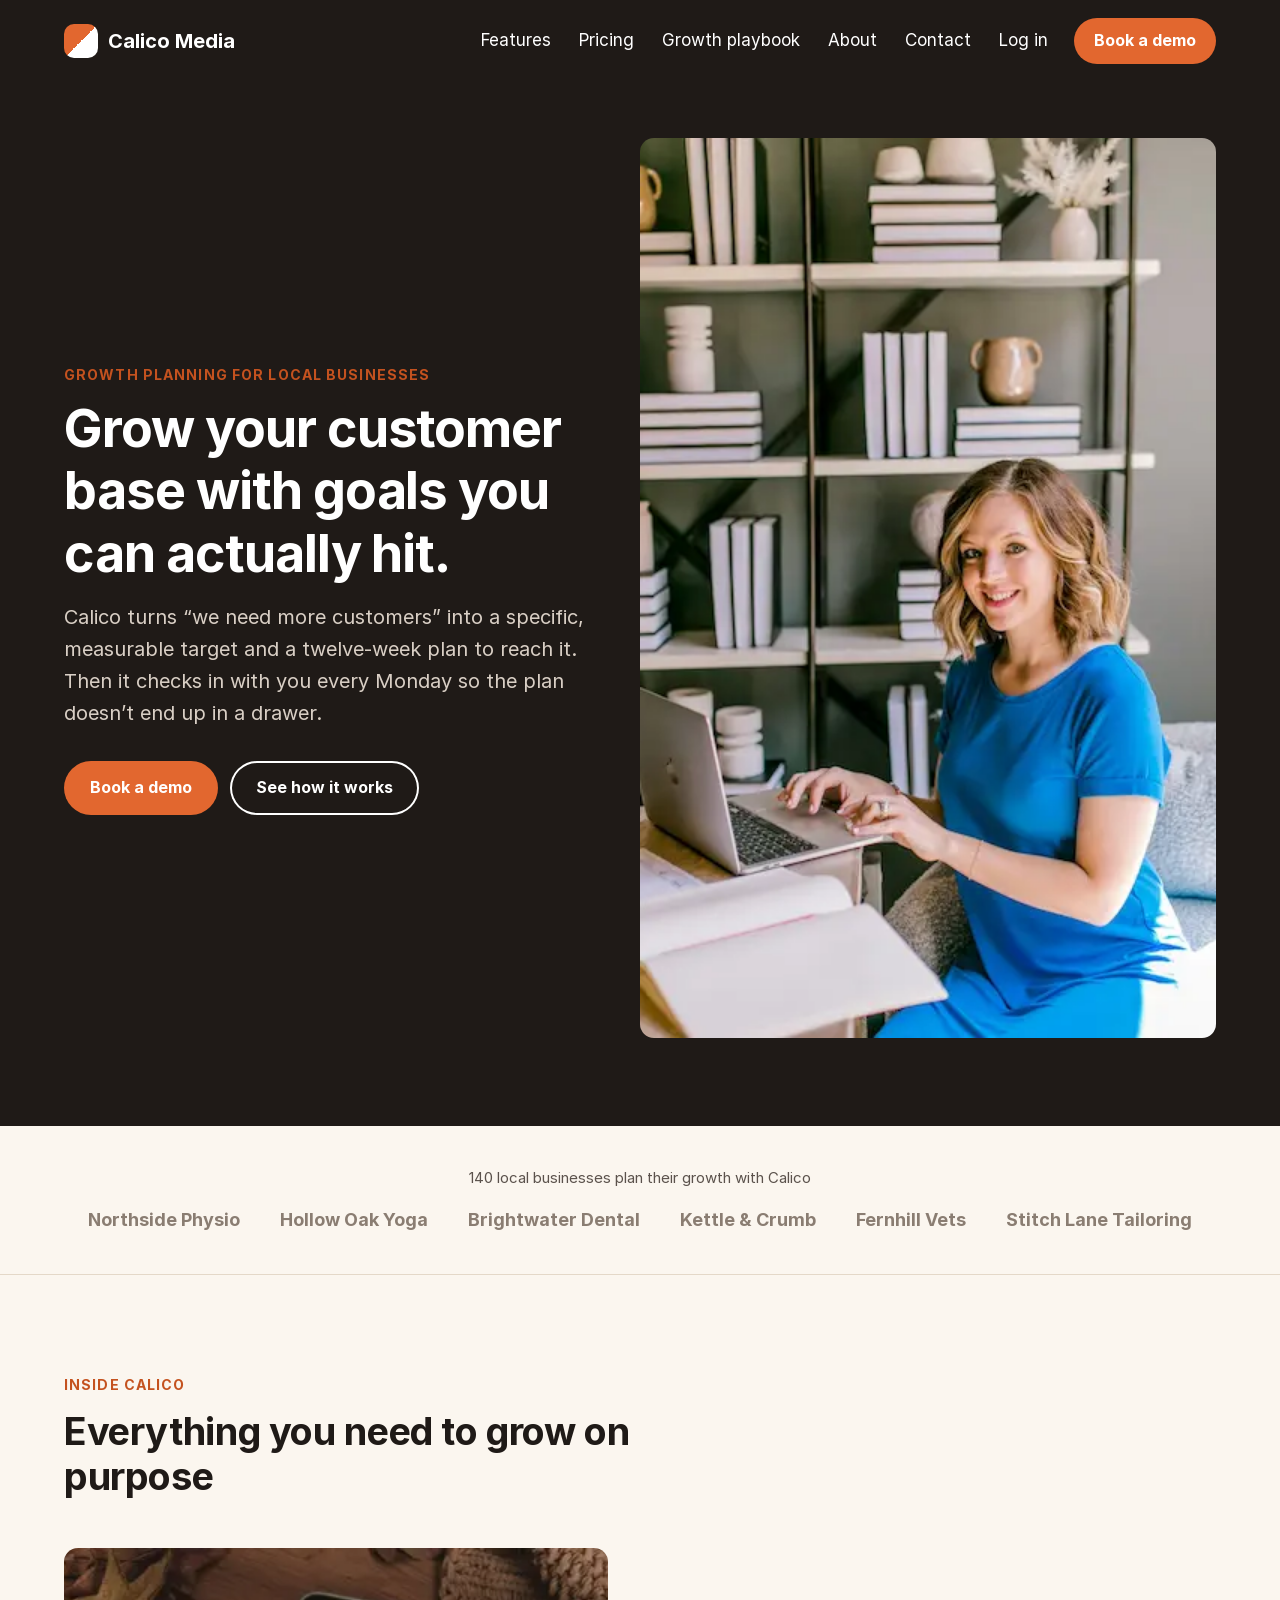
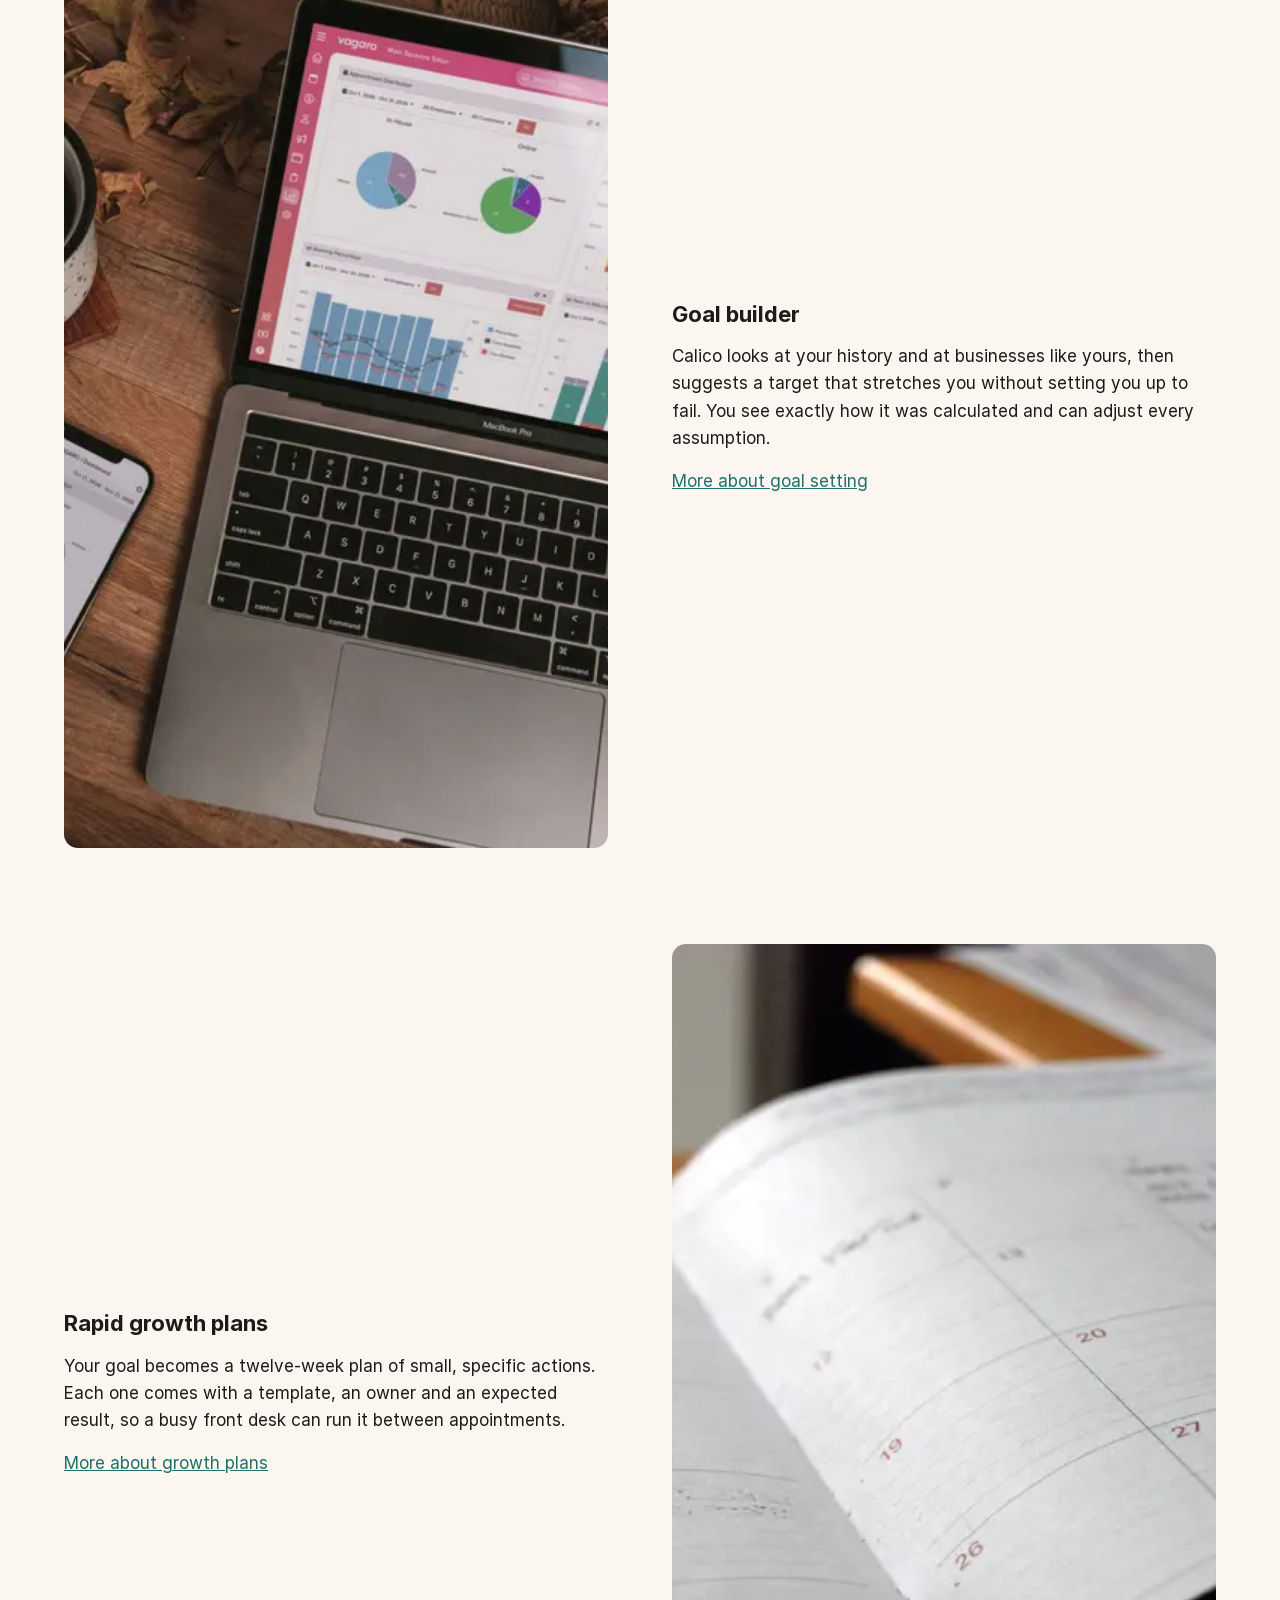
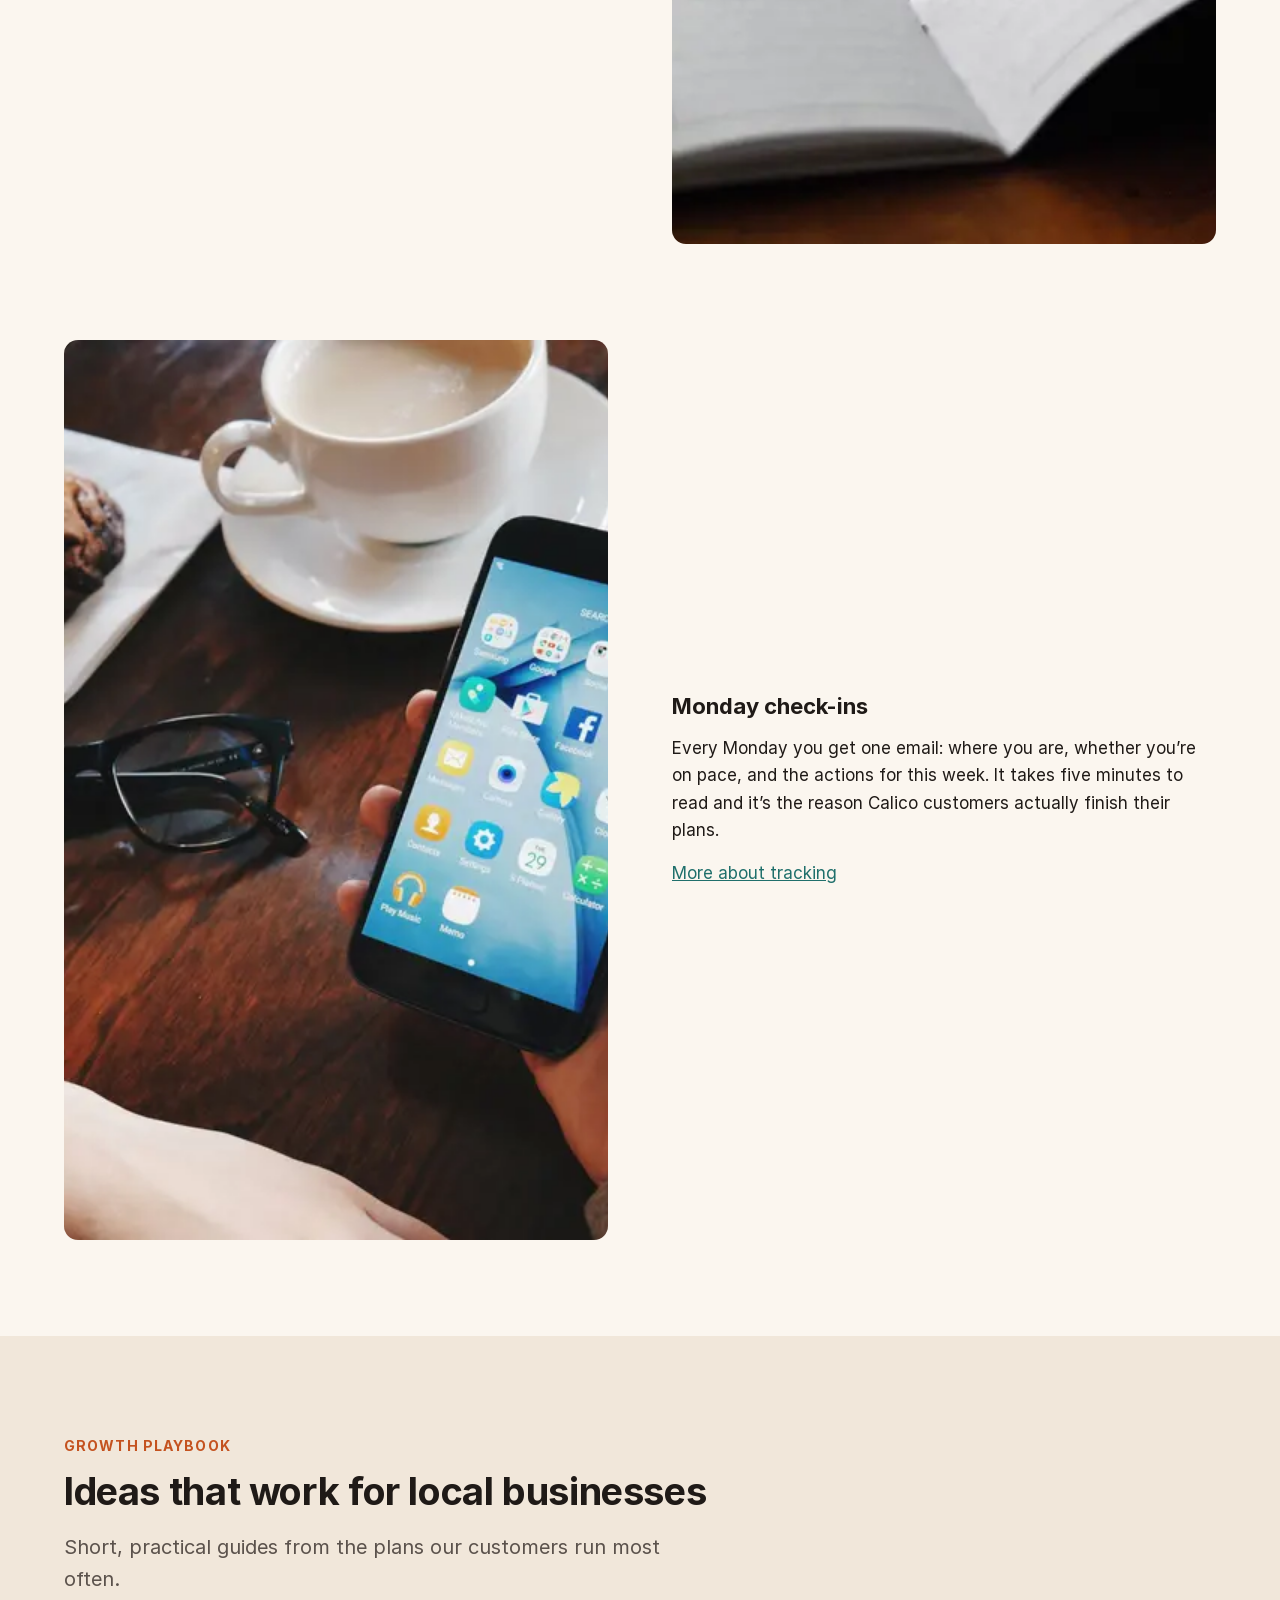
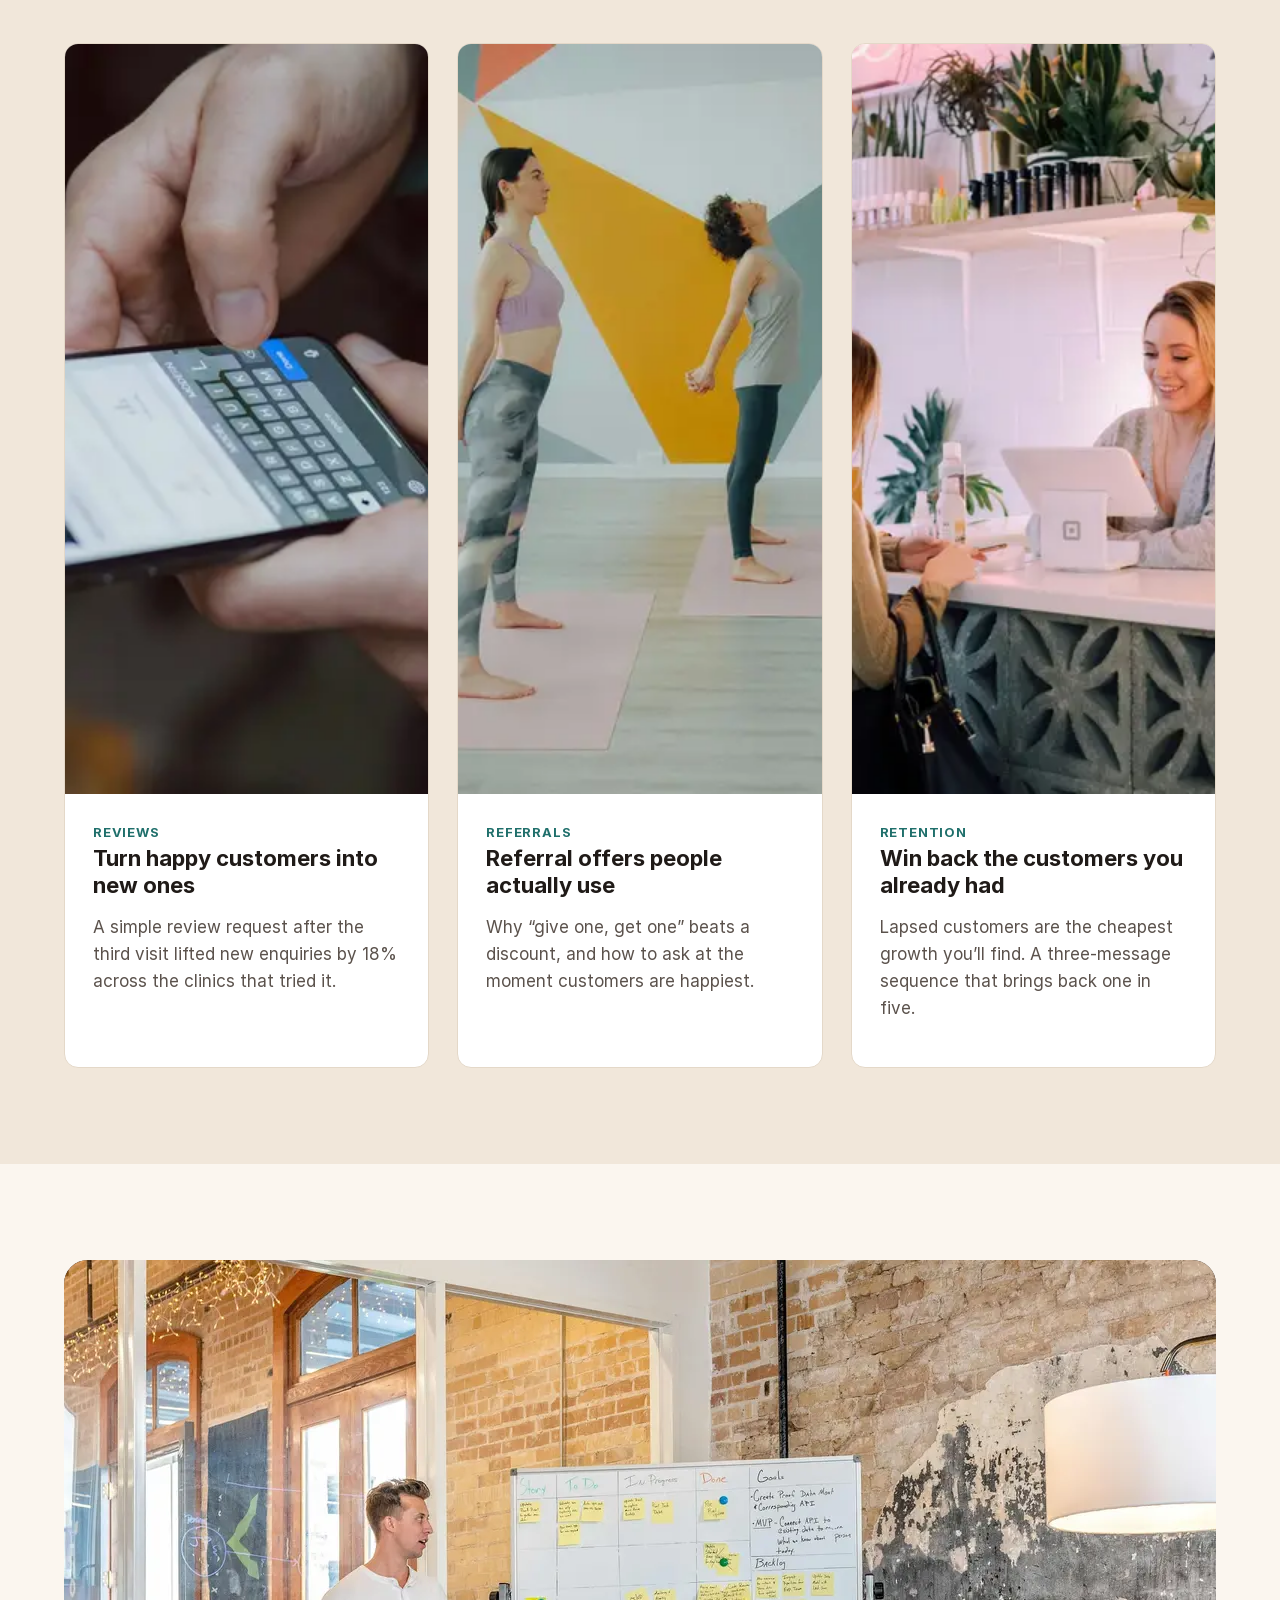
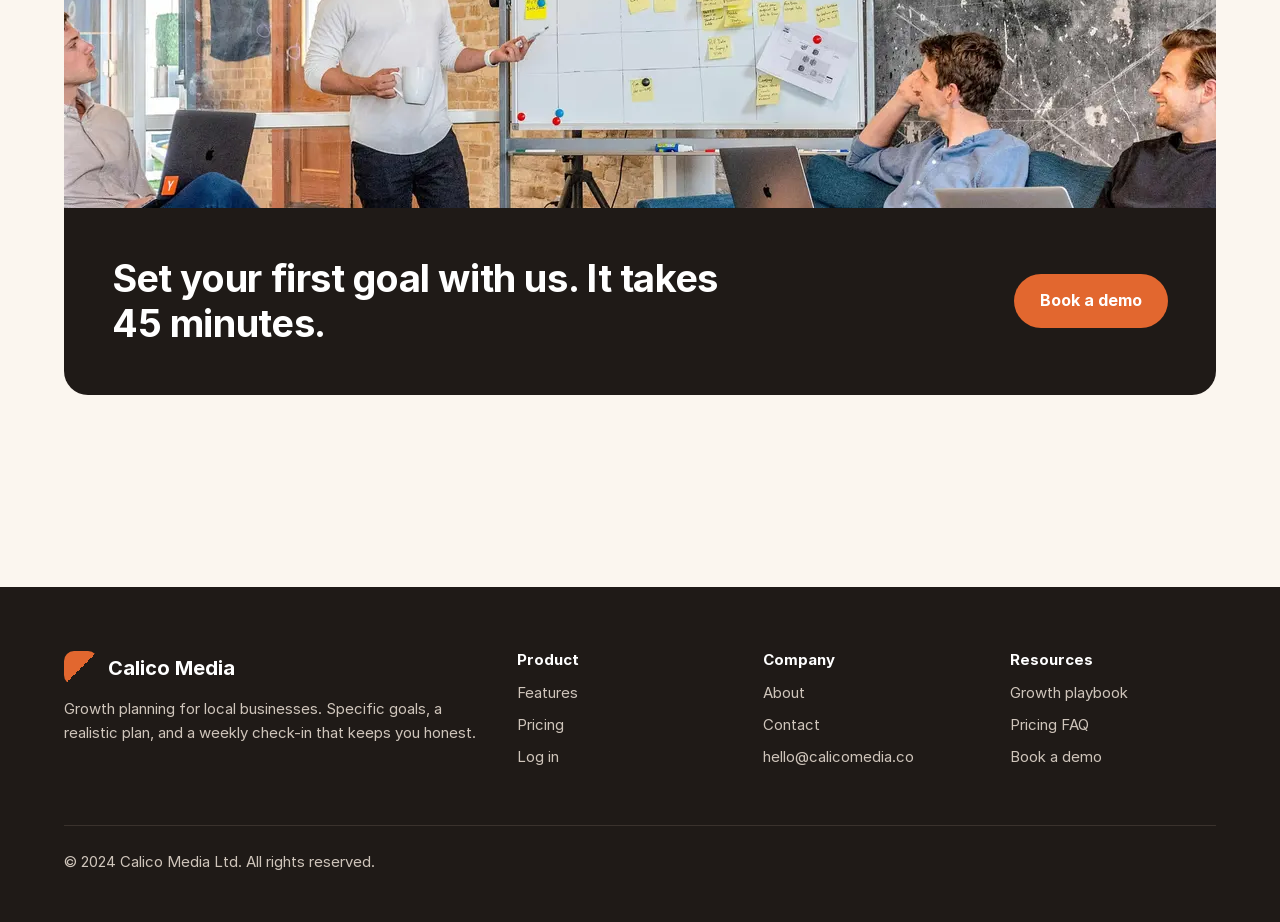
<file: public/index.html>
<!DOCTYPE html>
<html lang="en">
<head>
  <meta charset="utf-8">
  <meta name="viewport" content="width=device-width, initial-scale=1">
  <title>Calico Media | Growth planning for local businesses</title>
  <meta name="description" content="Calico helps local businesses grow their customer base with specific, measurable, realistic goals and a rapid growth plan you can run every week.">
  <link rel="stylesheet" href="css/styles.css">
</head>
<body>
  <header class="site-header site-header--home">
    <div class="container">
      <a class="logo" href="index.html"><span class="logo-mark"></span>Calico Media</a>
      <button
        class="menu-toggle"
        type="button"
        aria-label="Open navigation"
        aria-expanded="false"
        aria-controls="home-navigation"
      >
       ☰
      </button>
      <nav aria-label="Main" id="home-navigation">
        <ul class="nav-links">
          <li><a href="features.html">Features</a></li>
          <li><a href="pricing.html">Pricing</a></li>
          <li><a href="#playbook">Growth playbook</a></li>
          <li><a href="about.html">About</a></li>
          <li><a href="contact.html">Contact</a></li>
          <li><a href="https://app.calicomedia.co/login">Log in</a></li>
          <li><a class="btn" href="contact.html">Book a demo</a></li>
        </ul>
      </nav>
    </div>
  </header>

  <main>
    <section class="hero">
      <div class="container hero-inner">
        <div class="hero-text">
          <span class="eyebrow">Growth planning for local businesses</span>
          <h1>Grow your customer base with goals you can actually hit.</h1>
          <p class="lead">Calico turns &ldquo;we need more customers&rdquo; into a specific, measurable target and a twelve-week plan to reach it. Then it checks in with you every Monday so the plan doesn&rsquo;t end up in a drawer.</p>
          <div class="hero-actions">
            <a class="btn" href="contact.html">Book a demo</a>
            <a class="btn btn--ghost" href="features.html">See how it works</a>
          </div>
        </div>
        <div class="hero-media">
          <img 
          class="hero-image" 
          src="images/hero-weekly-plan-800.webp"
          srcset="images/hero-weekly-plan-480.webp 480w,
          images/hero-weekly-plan-800.webp 800w,
          images/hero-weekly-plan-1200.webp 1200w"
          sizes="(max-width: 768px) 100vw, 50vw"
          width="1200"
          height="900"
          fetchpriority="high" 
          alt="A business owner at her desk with a laptop and an open planner">
        </div>
      </div>
    </section>

    <section class="trust">
      <div class="container">
        <p>140 local businesses plan their growth with Calico</p>
        <ul class="trust-list">
          <li>Northside Physio</li>
          <li>Hollow Oak Yoga</li>
          <li>Brightwater Dental</li>
          <li>Kettle &amp; Crumb</li>
          <li>Fernhill Vets</li>
          <li>Stitch Lane Tailoring</li>
        </ul>
      </div>
    </section>

    <section class="section">
      <div class="container">
        <div class="section-intro">
          <span class="eyebrow">Inside Calico</span>
          <h2>Everything you need to grow on purpose</h2>
        </div>

        <div class="feature-row">
          <div class="feature-media">
            <img
            src="images/feature-goal-builder-800.webp"
            srcset="images/feature-goal-builder-400.webp 400w,
            images/feature-goal-builder-800.webp 800w,
            images/feature-goal-builder-1200.webp 1200w"
            sizes="(max-width: 768px) 100vw, 50vw"
            width="1200"
            height="900"
            loading="lazy"
            alt="Growth charts on a laptop and phone beside a cup of tea"
            />
          </div>
          <div>
            <h3>Goal builder</h3>
            <p>Calico looks at your history and at businesses like yours, then suggests a target that stretches you without setting you up to fail. You see exactly how it was calculated and can adjust every assumption.</p>
            <a href="features.html">More about goal setting</a>
          </div>
        </div>

        <div class="feature-row feature-row--reverse">
          <div class="feature-media">
            <img
            src="images/feature-growth-plan-800.webp"
            srcset="images/feature-growth-plan-400.webp 400w,
            images/feature-growth-plan-800.webp 800w,
            images/feature-growth-plan-1200.webp 1200w"
            sizes="(max-width: 768px) 100vw, 50vw"
            width="1200"
            height="900"
            loading="lazy"
            alt="An open planner showing the weeks ahead"
            />
          </div>
          <div>
            <h3>Rapid growth plans</h3>
            <p>Your goal becomes a twelve-week plan of small, specific actions. Each one comes with a template, an owner and an expected result, so a busy front desk can run it between appointments.</p>
            <a href="features.html">More about growth plans</a>
          </div>
        </div>

        <div class="feature-row">
          <div class="feature-media">
            <img 
            src="images/feature-monday-checkin-800.webp"
            srcset="images/feature-monday-checkin-400.webp 400w,
            images/feature-monday-checkin-800.webp 800w,
            images/feature-monday-checkin-1200.webp 1200w"
            sizes="(max-width: 768px) 100vw, 50vw"
            width="1200"
            height="900"
            loading="lazy"
            alt="Checking a phone over coffee on a Monday morning"
            />
          </div>
          <div>
            <h3>Monday check-ins</h3>
            <p>Every Monday you get one email: where you are, whether you&rsquo;re on pace, and the actions for this week. It takes five minutes to read and it&rsquo;s the reason Calico customers actually finish their plans.</p>
            <a href="features.html">More about tracking</a>
          </div>
        </div>
      </div>
    </section>

    <section class="section section--sand" id="playbook">
      <div class="container">
        <div class="section-intro">
          <span class="eyebrow">Growth playbook</span>
          <h2>Ideas that work for local businesses</h2>
          <p class="lead">Short, practical guides from the plans our customers run most often.</p>
        </div>
        <div class="playbook-grid">
          <article class="card">
            <img 
            src="images/playbook-reviews-800.webp"
            srcset="images/playbook-reviews-400.webp 400w,
            images/playbook-reviews-800.webp 800w,
            images/playbook-reviews-1200.webp 1200w"
            sizes="(max-width: 768px) 100vw, 33vw"
            width="1200"
            height="750"
            loading="lazy"
            alt="A customer typing a review on their phone">
            <div class="card-body">
              <span class="card-tag">Reviews</span>
              <h3>Turn happy customers into new ones</h3>
              <p>A simple review request after the third visit lifted new enquiries by 18% across the clinics that tried it.</p>
            </div>
          </article>
          <article class="card">
            <img 
            src="images/playbook-referrals-800.webp"
            srcset="images/playbook-referrals-400.webp 400w,
            images/playbook-referrals-800.webp 800w,
            images/playbook-referrals-1200.webp 1200w"
            sizes="(max-width: 768px) 100vw, 33vw"
            width="1200"
            height="750"
            loading="lazy"
            alt="A group class stretching together in a yoga studio">
            <div class="card-body">
              <span class="card-tag">Referrals</span>
              <h3>Referral offers people actually use</h3>
              <p>Why &ldquo;give one, get one&rdquo; beats a discount, and how to ask at the moment customers are happiest.</p>
            </div>
          </article>
          <article class="card">
            <img 
            src="images/playbook-rebooking-800.webp"
            srcset="images/playbook-rebooking-400.webp 400w,
            images/playbook-rebooking-800.webp 800w,
            images/playbook-rebooking-1200.webp 1200w"
            sizes="(max-width: 768px) 100vw, 33vw"
            width="1200"
            height="750"
            loading="lazy"
            alt="A customer at the front desk booking her next visit">
            <div class="card-body">
              <span class="card-tag">Retention</span>
              <h3>Win back the customers you already had</h3>
              <p>Lapsed customers are the cheapest growth you&rsquo;ll find. A three-message sequence that brings back one in five.</p>
            </div>
          </article>
        </div>
      </div>
    </section>

    <section class="section">
      <div class="container">
        <div class="cta-band">
          <img
            src="images/team-workshop-960.webp"
            srcset="images/team-workshop-480.webp 480w,
            images/team-workshop-960.webp 960w,
            images/team-workshop-1440.webp 1440w"
            sizes="(max-width: 768px) 100vw, 80vw"
            width="1440"
            height="548"
            loading="lazy"
            alt="The Calico Media team planning around a whiteboard">
          <div class="cta-body">
            <h2>Set your first goal with us. It takes 45 minutes.</h2>
            <a class="btn" href="contact.html">Book a demo</a>
          </div>
        </div>
      </div>
    </section>
  </main>

  <footer class="site-footer">
    <div class="container">
      <div class="footer-grid">
        <div>
          <a class="logo" href="index.html"><span class="logo-mark"></span>Calico Media</a>
          <p>Growth planning for local businesses. Specific goals, a realistic plan, and a weekly check-in that keeps you honest.</p>
        </div>
        <div>
          <h4>Product</h4>
          <ul>
            <li><a href="features.html">Features</a></li>
            <li><a href="pricing.html">Pricing</a></li>
            <li><a href="https://app.calicomedia.co/login">Log in</a></li>
          </ul>
        </div>
        <div>
          <h4>Company</h4>
          <ul>
            <li><a href="about.html">About</a></li>
            <li><a href="contact.html">Contact</a></li>
            <li><a href="mailto:hello@calicomedia.co">hello@calicomedia.co</a></li>
          </ul>
        </div>
        <div>
          <h4>Resources</h4>
          <ul>
            <li><a href="index.html#playbook">Growth playbook</a></li>
            <li><a href="pricing.html#faq">Pricing FAQ</a></li>
            <li><a href="contact.html">Book a demo</a></li>
          </ul>
        </div>
      </div>
      <div class="footer-bottom">
        <p>&copy; 2024 Calico Media Ltd. All rights reserved.</p>
      </div>
    </div>
  </footer>
  <script>
    const menuButton = document.querySelector(".menu-toggle");
    const navigation = document.querySelector("#home-navigation");

    menuButton.addEventListener("click", () => {
      const isOpen = navigation.classList.toggle("is-open");

    menuButton.setAttribute("aria-expanded", String(isOpen));
    menuButton.setAttribute(
      "aria-label",
      isOpen ? "Close navigation" : "Open navigation"
    );

    menuButton.textContent = isOpen ? "✕" : "☰";
  });
  </script>
</body>
</html>
</file>
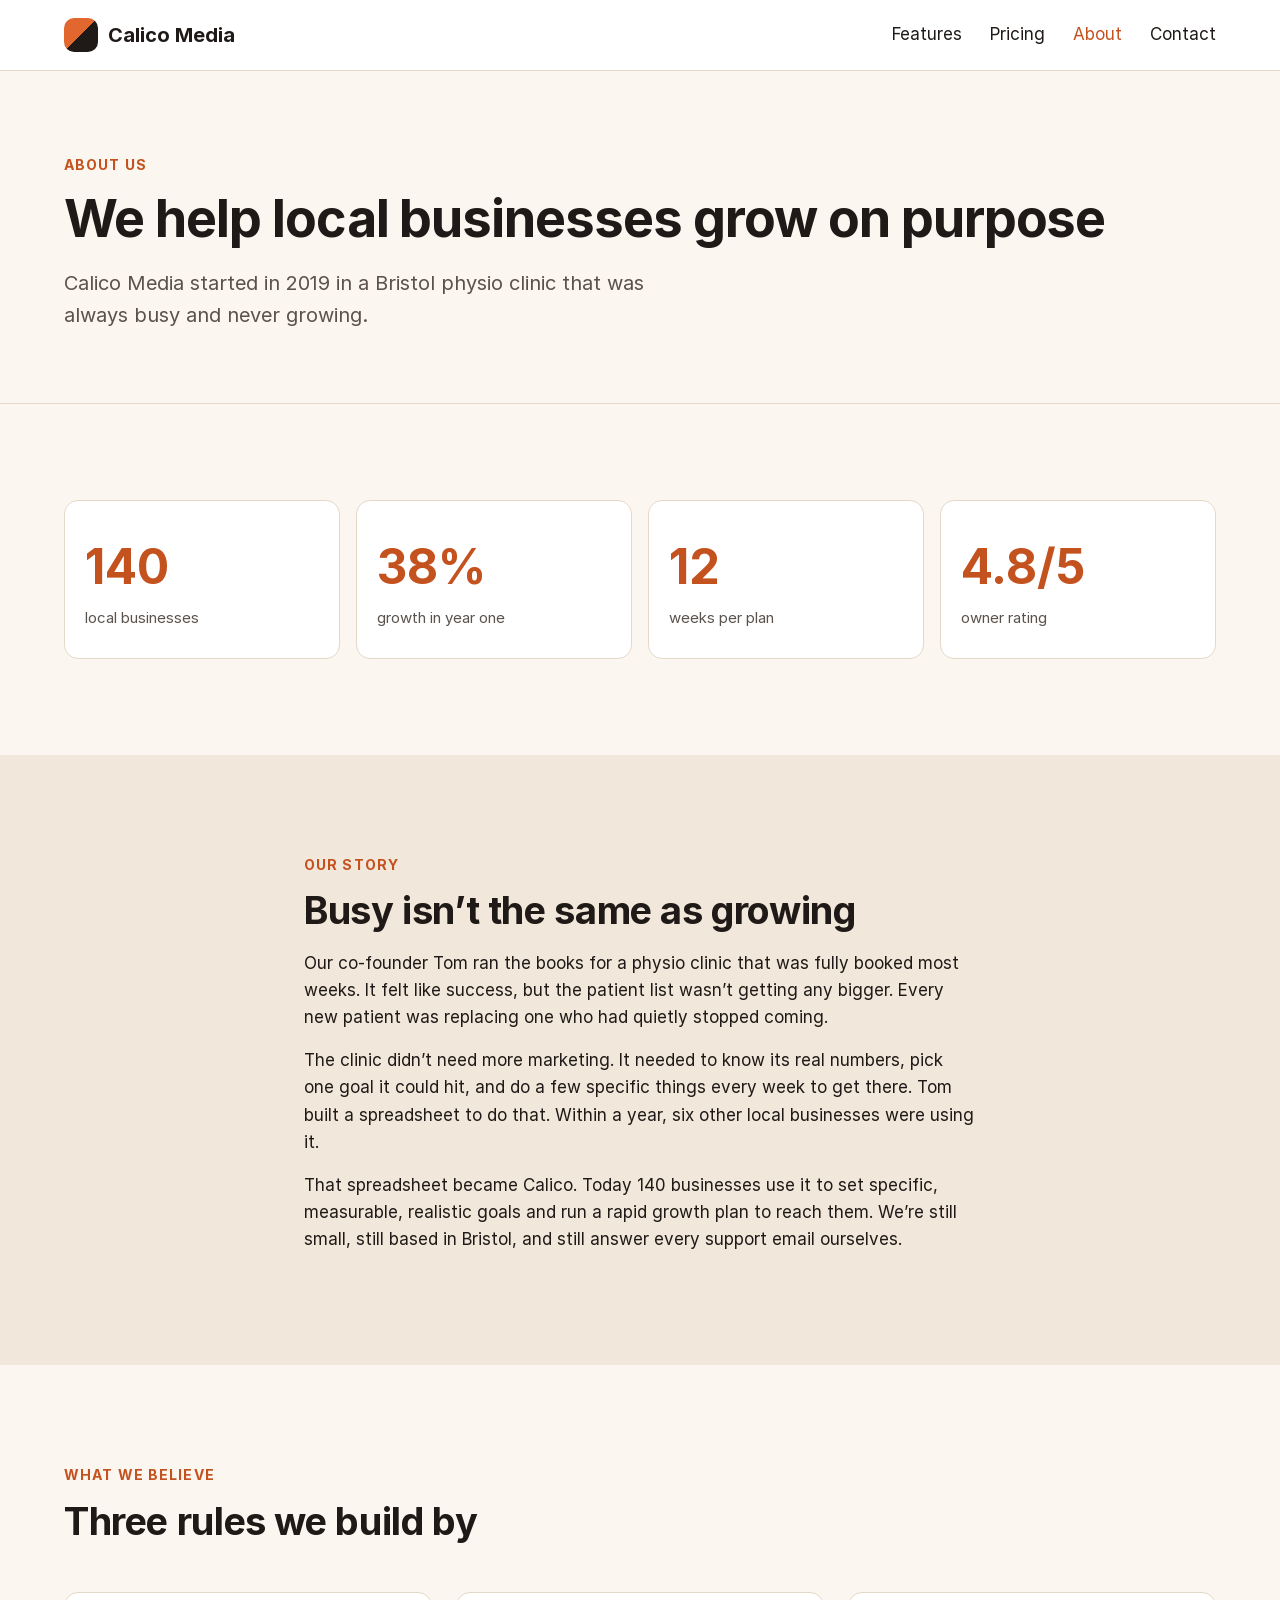
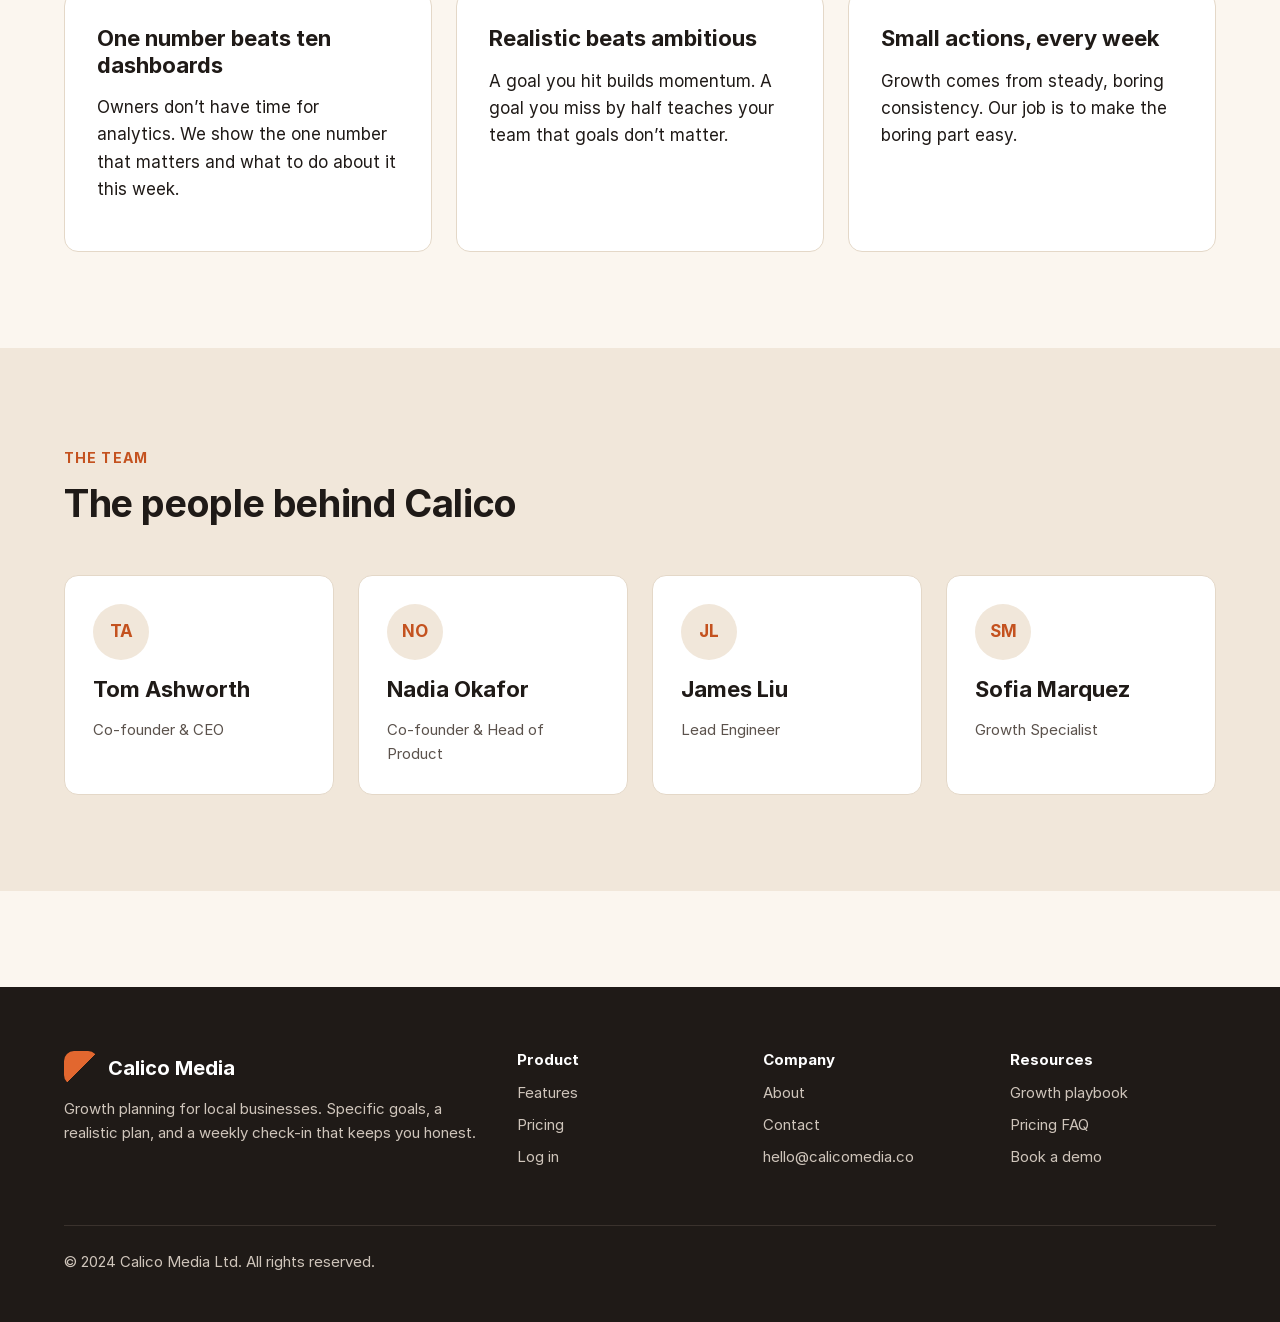
<file: public/about.html>
<!DOCTYPE html>
<html lang="en">
<head>
  <meta charset="utf-8">
  <meta name="viewport" content="width=device-width, initial-scale=1">
  <title>About | Calico Media</title>
  <meta name="description" content="Calico Media builds growth planning software for local businesses. Here is who we are and why we started.">
  <link rel="stylesheet" href="css/styles.css">
</head>
<body>
  <header class="site-header">
    <div class="container">
      <a class="logo" href="index.html"><span class="logo-mark"></span>Calico Media</a>
      <nav aria-label="Main">
        <ul class="nav-links">
          <li><a href="features.html">Features</a></li>
          <li><a href="pricing.html">Pricing</a></li>
          <li><a href="about.html" aria-current="page">About</a></li>
          <li><a href="contact.html">Contact</a></li>
        </ul>
      </nav>
    </div>
  </header>

  <main>
    <section class="page-header">
      <div class="container">
        <span class="eyebrow">About us</span>
        <h1>We help local businesses grow on purpose</h1>
        <p class="lead">Calico Media started in 2019 in a Bristol physio clinic that was always busy and never growing.</p>
      </div>
    </section>

    <section class="section">
      <div class="container">
        <div class="stats">
          <div class="stat">
            <span class="stat-number">140</span>
            <span class="stat-label">local businesses</span>
          </div>
          <div class="stat">
            <span class="stat-number">38%</span>
            <span class="stat-label">growth in year one</span>
          </div>
          <div class="stat">
            <span class="stat-number">12</span>
            <span class="stat-label">weeks per plan</span>
          </div>
          <div class="stat">
            <span class="stat-number">4.8/5</span>
            <span class="stat-label">owner rating</span>
          </div>
        </div>
      </div>
    </section>

    <section class="section section--sand">
      <div class="container prose">
        <span class="eyebrow">Our story</span>
        <h2>Busy isn&rsquo;t the same as growing</h2>
        <p>Our co-founder Tom ran the books for a physio clinic that was fully booked most weeks. It felt like success, but the patient list wasn&rsquo;t getting any bigger. Every new patient was replacing one who had quietly stopped coming.</p>
        <p>The clinic didn&rsquo;t need more marketing. It needed to know its real numbers, pick one goal it could hit, and do a few specific things every week to get there. Tom built a spreadsheet to do that. Within a year, six other local businesses were using it.</p>
        <p>That spreadsheet became Calico. Today 140 businesses use it to set specific, measurable, realistic goals and run a rapid growth plan to reach them. We&rsquo;re still small, still based in Bristol, and still answer every support email ourselves.</p>
      </div>
    </section>

    <section class="section">
      <div class="container">
        <div class="section-intro">
          <span class="eyebrow">What we believe</span>
          <h2>Three rules we build by</h2>
        </div>
        <div class="steps">
          <div class="step">
            <h3>One number beats ten dashboards</h3>
            <p>Owners don&rsquo;t have time for analytics. We show the one number that matters and what to do about it this week.</p>
          </div>
          <div class="step">
            <h3>Realistic beats ambitious</h3>
            <p>A goal you hit builds momentum. A goal you miss by half teaches your team that goals don&rsquo;t matter.</p>
          </div>
          <div class="step">
            <h3>Small actions, every week</h3>
            <p>Growth comes from steady, boring consistency. Our job is to make the boring part easy.</p>
          </div>
        </div>
      </div>
    </section>

    <section class="section section--sand">
      <div class="container">
        <div class="section-intro">
          <span class="eyebrow">The team</span>
          <h2>The people behind Calico</h2>
        </div>
        <div class="team-grid">
          <div class="person">
            <div class="avatar">TA</div>
            <h3>Tom Ashworth</h3>
            <p>Co-founder &amp; CEO</p>
          </div>
          <div class="person">
            <div class="avatar">NO</div>
            <h3>Nadia Okafor</h3>
            <p>Co-founder &amp; Head of Product</p>
          </div>
          <div class="person">
            <div class="avatar">JL</div>
            <h3>James Liu</h3>
            <p>Lead Engineer</p>
          </div>
          <div class="person">
            <div class="avatar">SM</div>
            <h3>Sofia Marquez</h3>
            <p>Growth Specialist</p>
          </div>
        </div>
      </div>
    </section>
  </main>

  <footer class="site-footer">
    <div class="container">
      <div class="footer-grid">
        <div>
          <a class="logo" href="index.html"><span class="logo-mark"></span>Calico Media</a>
          <p>Growth planning for local businesses. Specific goals, a realistic plan, and a weekly check-in that keeps you honest.</p>
        </div>
        <div>
          <h4>Product</h4>
          <ul>
            <li><a href="features.html">Features</a></li>
            <li><a href="pricing.html">Pricing</a></li>
            <li><a href="https://app.calicomedia.co/login">Log in</a></li>
          </ul>
        </div>
        <div>
          <h4>Company</h4>
          <ul>
            <li><a href="about.html">About</a></li>
            <li><a href="contact.html">Contact</a></li>
            <li><a href="mailto:hello@calicomedia.co">hello@calicomedia.co</a></li>
          </ul>
        </div>
        <div>
          <h4>Resources</h4>
          <ul>
            <li><a href="index.html#playbook">Growth playbook</a></li>
            <li><a href="pricing.html#faq">Pricing FAQ</a></li>
            <li><a href="contact.html">Book a demo</a></li>
          </ul>
        </div>
      </div>
      <div class="footer-bottom">
        <p>&copy; 2024 Calico Media Ltd. All rights reserved.</p>
      </div>
    </div>
  </footer>
</body>
</html>
</file>
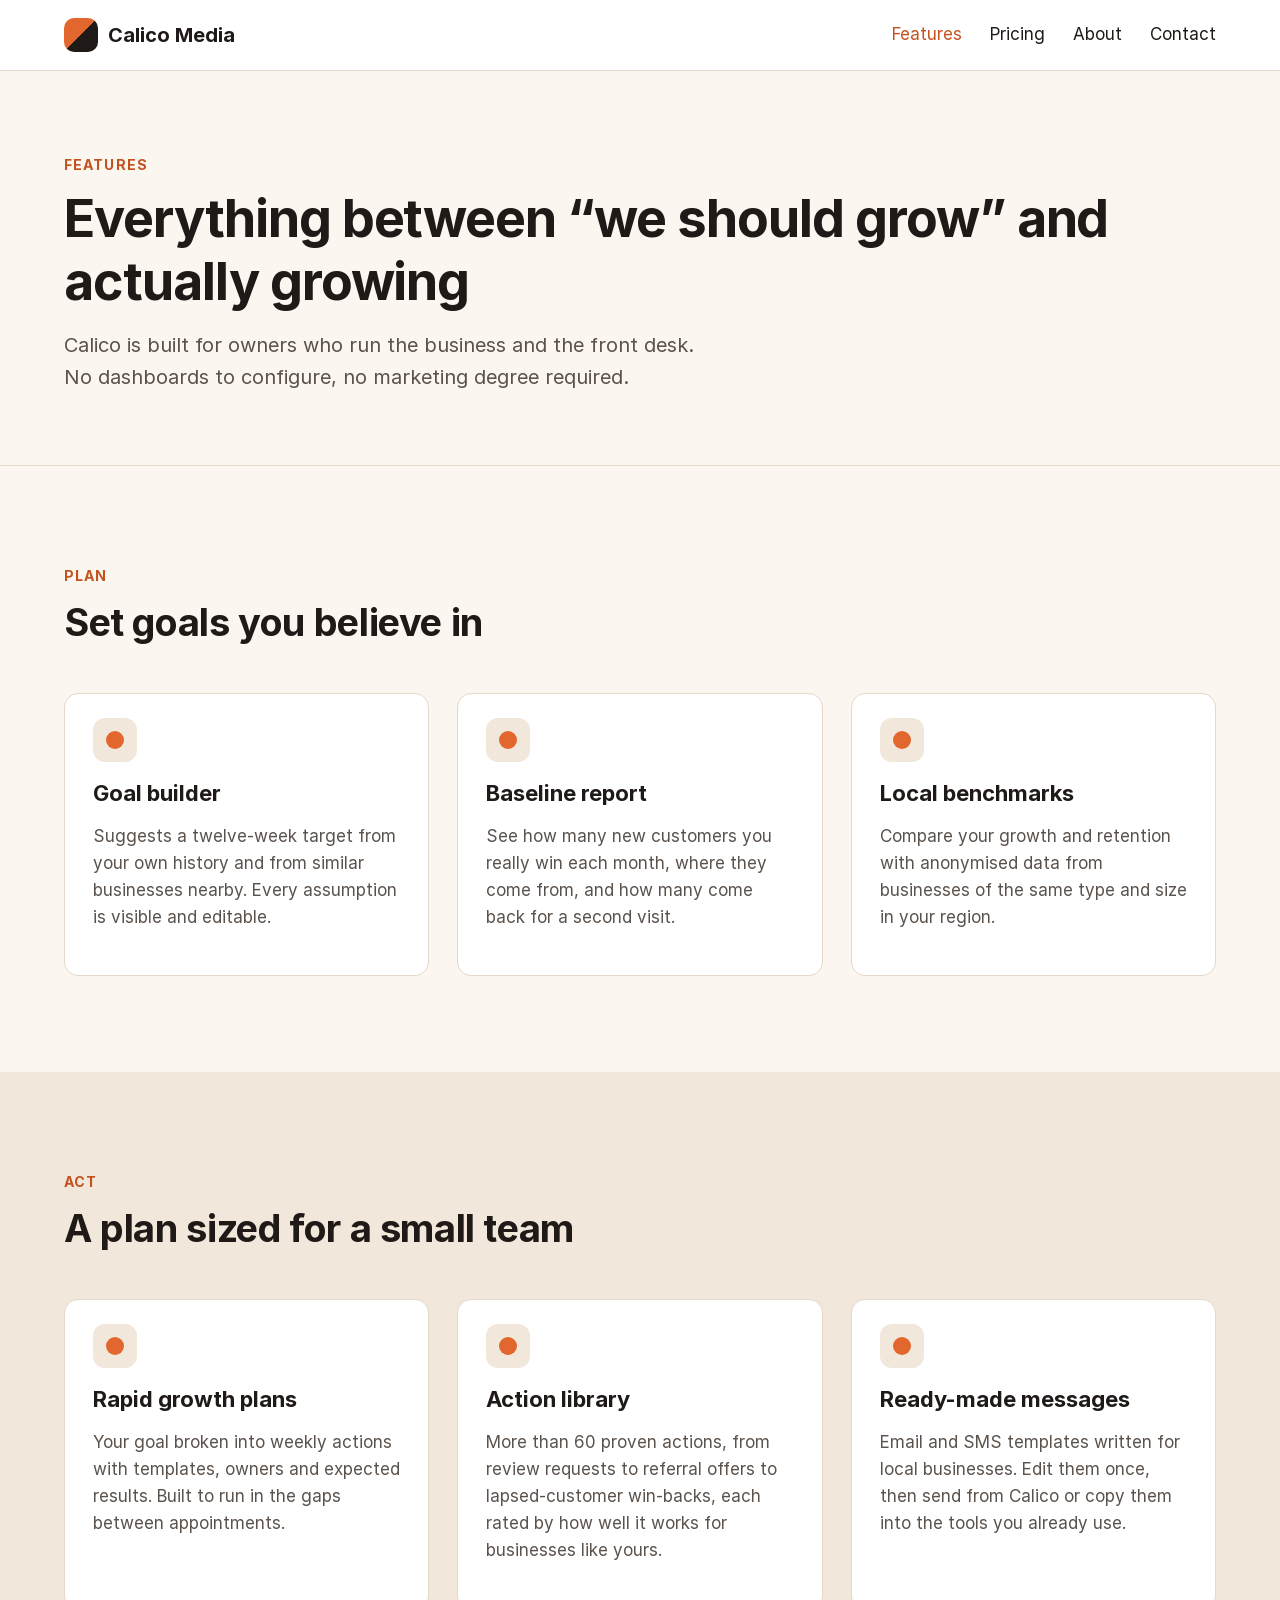
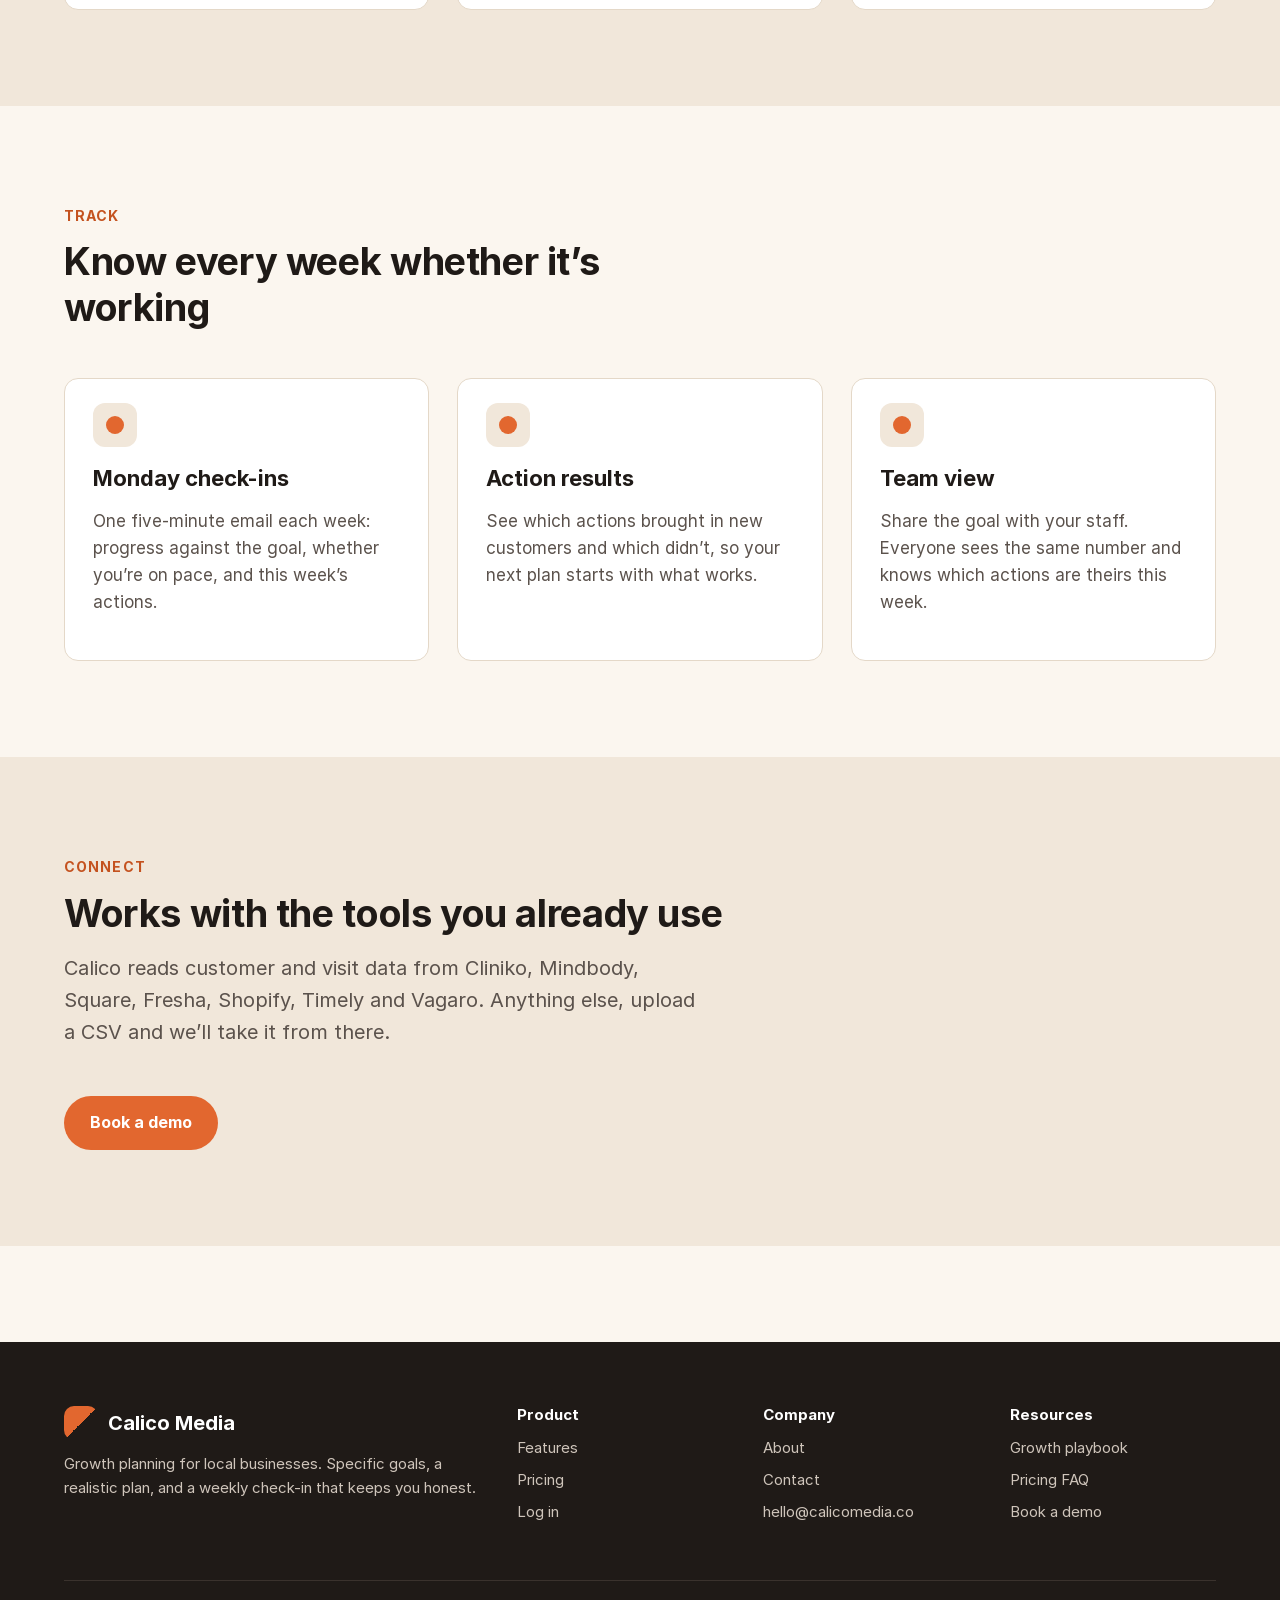
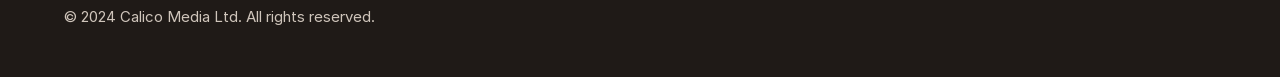
<file: public/features.html>
<!DOCTYPE html>
<html lang="en">
<head>
  <meta charset="utf-8">
  <meta name="viewport" content="width=device-width, initial-scale=1">
  <title>Features | Calico Media</title>
  <meta name="description" content="Goal builder, rapid growth plans, Monday check-ins and more. See everything Calico does to help local businesses grow.">
  <link rel="stylesheet" href="css/styles.css">
</head>
<body>
  <header class="site-header">
    <div class="container">
      <a class="logo" href="index.html"><span class="logo-mark"></span>Calico Media</a>
      <nav aria-label="Main">
        <ul class="nav-links">
          <li><a href="features.html" aria-current="page">Features</a></li>
          <li><a href="pricing.html">Pricing</a></li>
          <li><a href="about.html">About</a></li>
          <li><a href="contact.html">Contact</a></li>
        </ul>
      </nav>
    </div>
  </header>

  <main>
    <section class="page-header">
      <div class="container">
        <span class="eyebrow">Features</span>
        <h1>Everything between &ldquo;we should grow&rdquo; and actually growing</h1>
        <p class="lead">Calico is built for owners who run the business and the front desk. No dashboards to configure, no marketing degree required.</p>
      </div>
    </section>

    <section class="section">
      <div class="container">
        <div class="section-intro">
          <span class="eyebrow">Plan</span>
          <h2>Set goals you believe in</h2>
        </div>
        <div class="card-grid">
          <div class="card">
            <div class="card-body">
              <div class="icon-dot"></div>
              <h3>Goal builder</h3>
              <p>Suggests a twelve-week target from your own history and from similar businesses nearby. Every assumption is visible and editable.</p>
            </div>
          </div>
          <div class="card">
            <div class="card-body">
              <div class="icon-dot"></div>
              <h3>Baseline report</h3>
              <p>See how many new customers you really win each month, where they come from, and how many come back for a second visit.</p>
            </div>
          </div>
          <div class="card">
            <div class="card-body">
              <div class="icon-dot"></div>
              <h3>Local benchmarks</h3>
              <p>Compare your growth and retention with anonymised data from businesses of the same type and size in your region.</p>
            </div>
          </div>
        </div>
      </div>
    </section>

    <section class="section section--sand">
      <div class="container">
        <div class="section-intro">
          <span class="eyebrow">Act</span>
          <h2>A plan sized for a small team</h2>
        </div>
        <div class="card-grid">
          <div class="card">
            <div class="card-body">
              <div class="icon-dot"></div>
              <h3>Rapid growth plans</h3>
              <p>Your goal broken into weekly actions with templates, owners and expected results. Built to run in the gaps between appointments.</p>
            </div>
          </div>
          <div class="card">
            <div class="card-body">
              <div class="icon-dot"></div>
              <h3>Action library</h3>
              <p>More than 60 proven actions, from review requests to referral offers to lapsed-customer win-backs, each rated by how well it works for businesses like yours.</p>
            </div>
          </div>
          <div class="card">
            <div class="card-body">
              <div class="icon-dot"></div>
              <h3>Ready-made messages</h3>
              <p>Email and SMS templates written for local businesses. Edit them once, then send from Calico or copy them into the tools you already use.</p>
            </div>
          </div>
        </div>
      </div>
    </section>

    <section class="section">
      <div class="container">
        <div class="section-intro">
          <span class="eyebrow">Track</span>
          <h2>Know every week whether it&rsquo;s working</h2>
        </div>
        <div class="card-grid">
          <div class="card">
            <div class="card-body">
              <div class="icon-dot"></div>
              <h3>Monday check-ins</h3>
              <p>One five-minute email each week: progress against the goal, whether you&rsquo;re on pace, and this week&rsquo;s actions.</p>
            </div>
          </div>
          <div class="card">
            <div class="card-body">
              <div class="icon-dot"></div>
              <h3>Action results</h3>
              <p>See which actions brought in new customers and which didn&rsquo;t, so your next plan starts with what works.</p>
            </div>
          </div>
          <div class="card">
            <div class="card-body">
              <div class="icon-dot"></div>
              <h3>Team view</h3>
              <p>Share the goal with your staff. Everyone sees the same number and knows which actions are theirs this week.</p>
            </div>
          </div>
        </div>
      </div>
    </section>

    <section class="section section--sand">
      <div class="container">
        <div class="section-intro">
          <span class="eyebrow">Connect</span>
          <h2>Works with the tools you already use</h2>
          <p class="lead">Calico reads customer and visit data from Cliniko, Mindbody, Square, Fresha, Shopify, Timely and Vagaro. Anything else, upload a CSV and we&rsquo;ll take it from there.</p>
        </div>
        <a class="btn" href="contact.html">Book a demo</a>
      </div>
    </section>
  </main>

  <footer class="site-footer">
    <div class="container">
      <div class="footer-grid">
        <div>
          <a class="logo" href="index.html"><span class="logo-mark"></span>Calico Media</a>
          <p>Growth planning for local businesses. Specific goals, a realistic plan, and a weekly check-in that keeps you honest.</p>
        </div>
        <div>
          <h4>Product</h4>
          <ul>
            <li><a href="features.html">Features</a></li>
            <li><a href="pricing.html">Pricing</a></li>
            <li><a href="https://app.calicomedia.co/login">Log in</a></li>
          </ul>
        </div>
        <div>
          <h4>Company</h4>
          <ul>
            <li><a href="about.html">About</a></li>
            <li><a href="contact.html">Contact</a></li>
            <li><a href="mailto:hello@calicomedia.co">hello@calicomedia.co</a></li>
          </ul>
        </div>
        <div>
          <h4>Resources</h4>
          <ul>
            <li><a href="index.html#playbook">Growth playbook</a></li>
            <li><a href="pricing.html#faq">Pricing FAQ</a></li>
            <li><a href="contact.html">Book a demo</a></li>
          </ul>
        </div>
      </div>
      <div class="footer-bottom">
        <p>&copy; 2024 Calico Media Ltd. All rights reserved.</p>
      </div>
    </div>
  </footer>
</body>
</html>
</file>
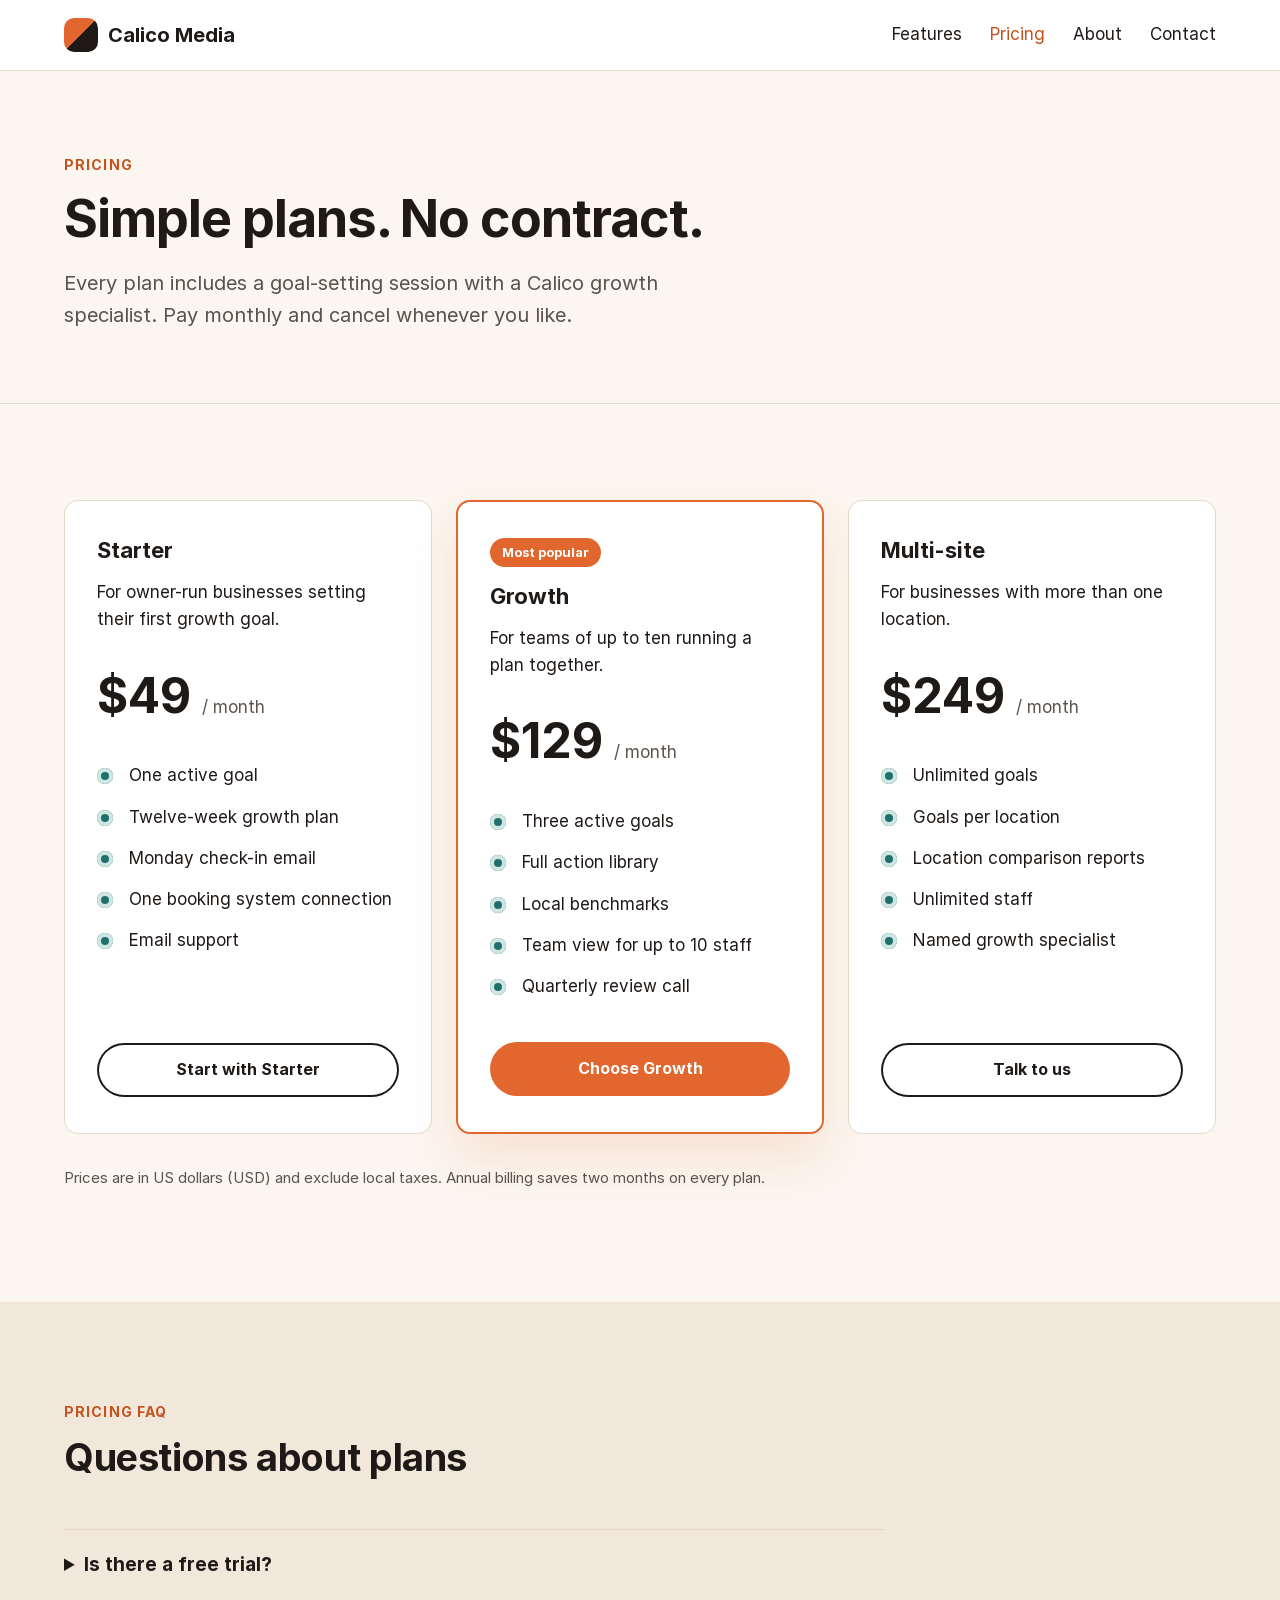
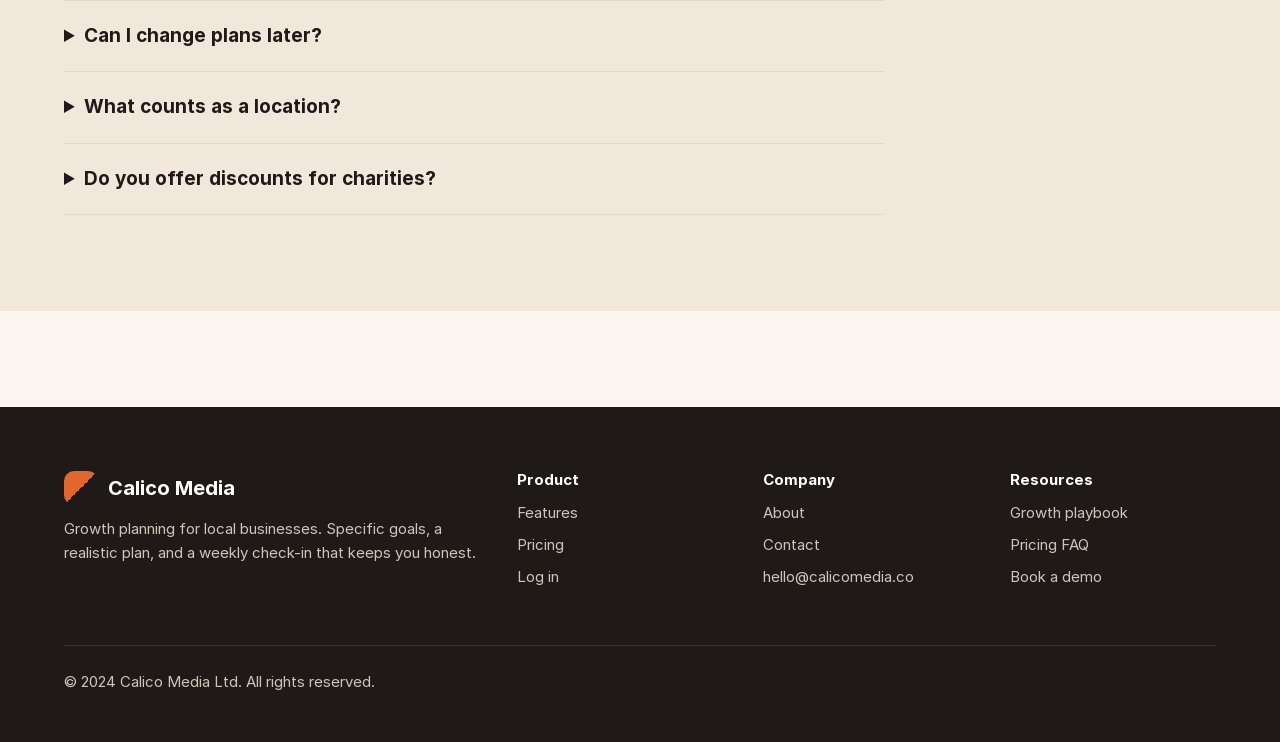
<file: public/pricing.html>
<!DOCTYPE html>
<html lang="en">
<head>
  <meta charset="utf-8">
  <meta name="viewport" content="width=device-width, initial-scale=1">
  <title>Pricing | Calico Media</title>
  <meta name="description" content="Simple monthly plans for local businesses. No contract, cancel any time.">
 <link rel="stylesheet" href="css/styles.css">
</head>
<body>
  <header class="site-header">
    <div class="container">
      <a class="logo" href="index.html"><span class="logo-mark"></span>Calico Media</a>
      <nav aria-label="Main">
        <ul class="nav-links">
          <li><a href="features.html">Features</a></li>
          <li><a href="pricing.html" aria-current="page">Pricing</a></li>
          <li><a href="about.html">About</a></li>
          <li><a href="contact.html">Contact</a></li>
        </ul>
      </nav>
    </div>
  </header>

  <main>
    <section class="page-header">
      <div class="container">
        <span class="eyebrow">Pricing</span>
        <h1>Simple plans. No contract.</h1>
        <p class="lead">Every plan includes a goal-setting session with a Calico growth specialist. Pay monthly and cancel whenever you like.</p>
      </div>
    </section>

    <section class="section">
      <div class="container">
        <div class="pricing-grid">
          <div class="pricing-card">
            <h3>Starter</h3>
            <p>For owner-run businesses setting their first growth goal.</p>
            <p class="price">$49 <small>/ month</small></p>
            <ul class="check-list">
              <li>One active goal</li>
              <li>Twelve-week growth plan</li>
              <li>Monday check-in email</li>
              <li>One booking system connection</li>
              <li>Email support</li>
            </ul>
            <a class="btn btn--ghost" href="contact.html">Start with Starter</a>
          </div>
          <div class="pricing-card pricing-card--featured">
            <span class="plan-badge">Most popular</span>
            <h3>Growth</h3>
            <p>For teams of up to ten running a plan together.</p>
            <p class="price">$129 <small>/ month</small></p>
            <ul class="check-list">
              <li>Three active goals</li>
              <li>Full action library</li>
              <li>Local benchmarks</li>
              <li>Team view for up to 10 staff</li>
              <li>Quarterly review call</li>
            </ul>
            <a class="btn" href="contact.html">Choose Growth</a>
          </div>
          <div class="pricing-card">
            <h3>Multi-site</h3>
            <p>For businesses with more than one location.</p>
            <p class="price">$249 <small>/ month</small></p>
            <ul class="check-list">
              <li>Unlimited goals</li>
              <li>Goals per location</li>
              <li>Location comparison reports</li>
              <li>Unlimited staff</li>
              <li>Named growth specialist</li>
            </ul>
            <a class="btn btn--ghost" href="contact.html">Talk to us</a>
          </div>
        </div>
        <p class="pricing-note">Prices are in US dollars (USD) and exclude local taxes. Annual billing saves two months on every plan.</p>
      </div>
    </section>

    <section class="section section--sand" id="faq">
      <div class="container">
        <div class="section-intro">
          <span class="eyebrow">Pricing FAQ</span>
          <h2>Questions about plans</h2>
        </div>
        <div class="faq">
          <details>
            <summary>Is there a free trial?</summary>
            <p>Instead of a trial we run a free 45-minute goal-setting session. You leave with a real goal and a draft plan, whether or not you sign up.</p>
          </details>
          <details>
            <summary>Can I change plans later?</summary>
            <p>Yes. Upgrade or downgrade from your account settings and we&rsquo;ll adjust your next invoice.</p>
          </details>
          <details>
            <summary>What counts as a location?</summary>
            <p>Any site with its own booking calendar or till. Mobile businesses with one calendar count as one location.</p>
          </details>
          <details>
            <summary>Do you offer discounts for charities?</summary>
            <p>Registered charities and community interest companies get 30% off any plan. Mention it when you book your demo.</p>
          </details>
        </div>
      </div>
    </section>
  </main>

  <footer class="site-footer">
    <div class="container">
      <div class="footer-grid">
        <div>
          <a class="logo" href="index.html"><span class="logo-mark"></span>Calico Media</a>
          <p>Growth planning for local businesses. Specific goals, a realistic plan, and a weekly check-in that keeps you honest.</p>
        </div>
        <div>
          <h4>Product</h4>
          <ul>
            <li><a href="features.html">Features</a></li>
            <li><a href="pricing.html">Pricing</a></li>
            <li><a href="https://app.calicomedia.co/login">Log in</a></li>
          </ul>
        </div>
        <div>
          <h4>Company</h4>
          <ul>
            <li><a href="about.html">About</a></li>
            <li><a href="contact.html">Contact</a></li>
            <li><a href="mailto:hello@calicomedia.co">hello@calicomedia.co</a></li>
          </ul>
        </div>
        <div>
          <h4>Resources</h4>
          <ul>
            <li><a href="index.html#playbook">Growth playbook</a></li>
            <li><a href="pricing.html#faq">Pricing FAQ</a></li>
            <li><a href="contact.html">Book a demo</a></li>
          </ul>
        </div>
      </div>
      <div class="footer-bottom">
        <p>&copy; 2024 Calico Media Ltd. All rights reserved.</p>
      </div>
    </div>
  </footer>
</body>
</html>
</file>
<file: public/css/styles.css>
/* Calico Media marketing site */

@font-face {
  font-family: "Inter";
  src: url("../fonts/Inter-Regular.woff2") format("woff2");
  font-weight: 400;
  font-style: normal;
  font-display: swap;
}

@font-face {
  font-family: "Inter";
  src: url("../fonts/Inter-Bold.woff2") format("woff2");
  font-weight: 700;
  font-style: normal;
  font-display: swap;
}

:root {
  --ink: #1f1a17;
  --ink-soft: #5b524c;
  --cream: #fbf6ef;
  --sand: #f1e7da;
  --white: #ffffff;
  --orange: #e2672f;
  --orange-dark: #c4521f;
  --teal: #1f6f6b;
  --line: #e4d8c8;
  --radius: 14px;
}

*,
*::before,
*::after {
  box-sizing: border-box;
}

body {
  margin: 0;
  font-family: 'Inter', -apple-system, BlinkMacSystemFont, 'Segoe UI', sans-serif;
  font-weight: 400;
  font-size: 17px;
  line-height: 1.6;
  color: var(--ink);
  background: var(--cream);
}

h1,
h2,
h3,
h4 {
  font-weight: 700;
  line-height: 1.2;
  margin: 0 0 16px;
}

h1 {
  font-size: 52px;
  letter-spacing: -0.02em;
}

h2 {
  font-size: 38px;
  letter-spacing: -0.01em;
}

h3 {
  font-size: 22px;
}

p {
  margin: 0 0 16px;
}

a {
  color: var(--teal);
}

img {
  max-width: 100%;
}

.container {
  max-width: 1200px;
  margin: 0 auto;
  padding: 0 24px;
}

.section {
  padding: 96px 0;
}

.section--sand {
  background: var(--sand);
}

.eyebrow {
  display: inline-block;
  font-size: 14px;
  font-weight: 700;
  letter-spacing: 0.08em;
  text-transform: uppercase;
  color: var(--orange-dark);
  margin-bottom: 12px;
}

.lead {
  font-size: 20px;
  color: var(--ink-soft);
  max-width: 640px;
}

.section-intro {
  max-width: 680px;
  margin-bottom: 48px;
}

.btn {
  display: inline-block;
  padding: 14px 26px;
  border-radius: 999px;
  background: var(--orange);
  color: var(--white);
  font-weight: 700;
  text-decoration: none;
  border: 0;
  font-size: 16px;
  font-family: inherit;
  cursor: pointer;
}

.btn:hover {
  background: var(--orange-dark);
}

.btn--ghost {
  background: transparent;
  color: inherit;
  box-shadow: inset 0 0 0 2px currentColor;
}

.btn--ghost:hover {
  background: rgba(255, 255, 255, 0.1);
}

/* Header */

.site-header {
  background: var(--white);
  border-bottom: 1px solid var(--line);
}

.site-header--home .menu-toggle {
  display: none;
}

.site-header .container {
  display: flex;
  flex-wrap: wrap;
  align-items: center;
  justify-content: space-between;
  gap: 12px 32px;
  padding-top: 18px;
  padding-bottom: 18px;
}

.logo {
  display: flex;
  align-items: center;
  gap: 10px;
  flex-shrink: 0;
  font-size: 20px;
  font-weight: 700;
  color: var(--ink);
  text-decoration: none;
}

.logo-mark {
  width: 34px;
  height: 34px;
  border-radius: 10px;
  background: linear-gradient(135deg, var(--orange) 0%, var(--orange) 50%, var(--ink) 50%, var(--ink) 100%);
}

.nav-links {
  display: flex;
  flex-wrap: wrap;
  align-items: center;
  gap: 8px 28px;
  list-style: none;
  margin: 0;
  padding: 0;
}

.nav-links a {
  color: var(--ink);
  text-decoration: none;
}

.nav-links a:hover,
.nav-links a[aria-current='page'] {
  color: var(--orange-dark);
}

.site-header--home {
  background: var(--ink);
  border-bottom: 0;
}

.site-header--home .logo,
.site-header--home .nav-links a {
  color: var(--white);
}

.site-header--home .logo-mark {
  background: linear-gradient(135deg, var(--orange) 0%, var(--orange) 50%, var(--white) 50%, var(--white) 100%);
}

.site-header--home .container {
  flex-wrap: nowrap;
}

.site-header--home nav {
  min-width: 0;
}

.site-header--home .nav-links {
  flex-wrap: nowrap;
  gap: 0;
}

.site-header--home .nav-links li {
  min-width: 0;
}

.site-header--home .nav-links a {
  display: block;
  padding: 0 14px;
  white-space: nowrap;
}

.site-header--home .nav-links li:last-child {
  flex-shrink: 0;
}

.site-header--home .nav-links .btn {
  margin-left: 12px;
  padding: 10px 20px;
}

/* Home hero */

.hero {
  background: var(--ink);
  color: var(--white);
  padding: 56px 0 88px;
}

.hero-inner {
  display: flex;
  align-items: center;
  gap: 56px;
}

.hero-text {
  flex: 1;
}

.hero-text .lead {
  color: #d9cfc5;
}

.hero-actions {
  display: flex;
  flex-wrap: wrap;
  gap: 12px;
  margin-top: 32px;
}

.hero-media {
  width: 600px;
  max-width: 50%;
  flex-shrink: 0;
}

.hero-image {
  width: 100%;
  aspect-ratio: 4 / 3;
  object-fit: cover;
  border-radius: var(--radius);
  display: block;
}

/* Trust strip */

.trust {
  padding: 40px 0;
  border-bottom: 1px solid var(--line);
  text-align: center;
}

.trust p {
  color: var(--ink-soft);
  font-size: 15px;
}

.trust-list {
  display: flex;
  flex-wrap: wrap;
  justify-content: center;
  gap: 12px 40px;
  list-style: none;
  margin: 0;
  padding: 0;
  font-weight: 700;
  font-size: 18px;
  color: #8a7d72;
}

/* Steps */

.steps {
  display: grid;
  grid-template-columns: repeat(auto-fit, minmax(240px, 1fr));
  gap: 24px;
}

.step {
  background: var(--white);
  border: 1px solid var(--line);
  border-radius: var(--radius);
  padding: 32px;
}

.step-number {
  display: inline-flex;
  align-items: center;
  justify-content: center;
  width: 40px;
  height: 40px;
  border-radius: 50%;
  background: var(--sand);
  color: var(--orange-dark);
  font-weight: 700;
  margin-bottom: 16px;
}

/* Check list */

.check-list {
  list-style: none;
  margin: 24px 0 0;
  padding: 0;
}

.check-list li {
  position: relative;
  padding-left: 32px;
  margin-bottom: 14px;
}

.check-list li::before {
  content: '';
  position: absolute;
  left: 0;
  top: 6px;
  width: 16px;
  height: 16px;
  border-radius: 50%;
  background: var(--teal);
  box-shadow: inset 0 0 0 4px #cfe6e4;
}

/* FAQ */

.faq {
  max-width: 820px;
}

.faq details {
  border-top: 1px solid var(--line);
  padding: 20px 0;
}

.faq details:last-child {
  border-bottom: 1px solid var(--line);
}

.faq summary {
  font-weight: 700;
  font-size: 19px;
  cursor: pointer;
}

.faq details p {
  margin-top: 12px;
  color: var(--ink-soft);
}

/* Feature rows */

.feature-row {
  display: grid;
  grid-template-columns: 1fr 1fr;
  gap: 64px;
  align-items: center;
  margin-bottom: 96px;
}

.feature-row:last-child {
  margin-bottom: 0;
}

.feature-row--reverse .feature-media {
  order: 2;
}

.feature-media img {
  display: block;
  width: 100%;
  aspect-ratio: 4 / 3;
  object-fit: cover;
  border-radius: var(--radius);
}

/* Playbook */

.playbook-grid {
  display: grid;
  grid-template-columns: repeat(auto-fit, minmax(300px, 1fr));
  gap: 28px;
}

/* Card grid */

.card-grid {
  display: grid;
  grid-template-columns: repeat(3, 1fr);
  gap: 28px;
}

.card {
  background: var(--white);
  border: 1px solid var(--line);
  border-radius: var(--radius);
  overflow: hidden;
}

.card img {
  display: block;
  width: 100%;
  aspect-ratio: 16 / 10;
  object-fit: cover;
}

.card-body {
  padding: 24px 28px 28px;
}

.card-body p {
  color: var(--ink-soft);
}

.card-tag {
  font-size: 13px;
  font-weight: 700;
  text-transform: uppercase;
  letter-spacing: 0.06em;
  color: var(--teal);
}

.icon-dot {
  width: 44px;
  height: 44px;
  border-radius: 12px;
  background: var(--sand);
  margin-bottom: 18px;
  position: relative;
}

.icon-dot::after {
  content: '';
  position: absolute;
  inset: 13px;
  border-radius: 50%;
  background: var(--orange);
}

/* CTA band */

.cta-band {
  background: var(--ink);
  color: var(--white);
  border-radius: 24px;
  overflow: hidden;
}

.cta-band img {
  display: block;
  width: 100%;
  aspect-ratio: 21 / 8;
  object-fit: cover;
}

.cta-body {
  padding: 48px;
  display: flex;
  flex-wrap: wrap;
  align-items: center;
  justify-content: space-between;
  gap: 24px;
}

.cta-body h2 {
  margin: 0;
  max-width: 620px;
}

/* Page header (inner pages) */

.page-header {
  padding: 80px 0 56px;
  border-bottom: 1px solid var(--line);
}

/* Pricing */

.pricing-grid {
  display: grid;
  grid-template-columns: repeat(auto-fit, minmax(260px, 1fr));
  gap: 24px;
  align-items: stretch;
}

.pricing-card {
  background: var(--white);
  border: 1px solid var(--line);
  border-radius: var(--radius);
  padding: 36px 32px;
  display: flex;
  flex-direction: column;
}

.pricing-card--featured {
  border: 2px solid var(--orange);
  box-shadow: 0 24px 48px rgba(226, 103, 47, 0.14);
}

.plan-badge {
  align-self: flex-start;
  font-size: 13px;
  font-weight: 700;
  background: var(--orange);
  color: var(--white);
  border-radius: 999px;
  padding: 4px 12px;
  margin-bottom: 16px;
}

.price {
  font-size: 48px;
  font-weight: 700;
  margin: 8px 0 4px;
}

.price small {
  font-size: 17px;
  font-weight: 400;
  color: var(--ink-soft);
}

.pricing-card .check-list {
  flex: 1;
  margin-bottom: 28px;
}

.pricing-card .btn {
  text-align: center;
}

.pricing-note {
  margin-top: 32px;
  color: var(--ink-soft);
  font-size: 15px;
}

/* About */

.stats {
  display: grid;
  grid-template-columns: repeat(auto-fit, minmax(160px, 1fr));
  gap: 16px;
}

.stat {
  background: var(--white);
  border: 1px solid var(--line);
  border-radius: var(--radius);
  padding: 28px 20px;
}

.stat-number {
  display: block;
  font-size: 48px;
  font-weight: 700;
  color: var(--orange-dark);
}

.stat-label {
  display: block;
  font-size: 15px;
  color: var(--ink-soft);
}

.prose {
  max-width: 720px;
}

.team-grid {
  display: grid;
  grid-template-columns: repeat(auto-fit, minmax(220px, 1fr));
  gap: 24px;
}

.person {
  background: var(--white);
  border: 1px solid var(--line);
  border-radius: var(--radius);
  padding: 28px;
}

.avatar {
  width: 56px;
  height: 56px;
  border-radius: 50%;
  background: var(--sand);
  color: var(--orange-dark);
  display: flex;
  align-items: center;
  justify-content: center;
  font-weight: 700;
  margin-bottom: 16px;
}

.person p {
  color: var(--ink-soft);
  font-size: 15px;
  margin: 0;
}

/* Contact */

.contact-layout {
  display: grid;
  grid-template-columns: 3fr 2fr;
  gap: 64px;
}

.contact-form label {
  display: block;
  font-weight: 700;
  margin-bottom: 6px;
}

.contact-form input,
.contact-form textarea {
  display: block;
  width: 100%;
  font: inherit;
  padding: 12px 14px;
  border: 1px solid var(--line);
  border-radius: 10px;
  background: var(--white);
  margin-bottom: 20px;
}

.contact-form textarea {
  min-height: 160px;
  resize: vertical;
}

.form-status {
  margin-top: 16px;
  font-weight: 700;
}

.form-status--success {
  color: var(--teal);
}

.form-status--error {
  color: #b3261e;
}

.contact-aside {
  background: var(--white);
  border: 1px solid var(--line);
  border-radius: var(--radius);
  padding: 32px;
  align-self: start;
}

.contact-aside h3 {
  font-size: 18px;
  margin-top: 24px;
  margin-bottom: 6px;
}

.contact-aside h3:first-child {
  margin-top: 0;
}

.contact-aside p {
  color: var(--ink-soft);
  margin: 0;
}

.contact-honeypot {
  position: absolute;
  left: -9999px;
  width: 1px;
  height: 1px;
  overflow: hidden;
}

/* Footer */

.site-footer {
  background: var(--ink);
  color: #cfc5bb;
  padding: 64px 0 32px;
  margin-top: 96px;
  font-size: 15px;
}

.footer-grid {
  display: grid;
  grid-template-columns: 2fr 1fr 1fr 1fr;
  gap: 40px;
}

.site-footer h4 {
  color: var(--white);
  font-size: 15px;
  margin-bottom: 12px;
}

.site-footer ul {
  list-style: none;
  margin: 0;
  padding: 0;
}

.site-footer li {
  margin-bottom: 8px;
}

.site-footer a {
  color: #cfc5bb;
  text-decoration: none;
}

.site-footer a:hover {
  color: var(--white);
}

.site-footer .logo {
  color: var(--white);
  margin-bottom: 12px;
}

.footer-bottom {
  border-top: 1px solid #3a322d;
  margin-top: 48px;
  padding-top: 24px;
}

@media (max-width: 1024px) {
  .site-header--home .container {
    position: relative;
    flex-wrap: nowrap;
    align-items: center;
  }

  .site-header--home .menu-toggle {
    display: block;
    margin-left: auto;
    background: transparent;
    border: 0;
    color: white;
    font-size: 28px;
    cursor: pointer;
  }

  .site-header--home nav {
    display: none;
    position: absolute;
    top: 100%;
    left: 0;
    width: 100%;
    z-index: 10;
    background: var(--ink);
    padding: 20px 24px;
  }

  .site-header--home nav.is-open {
    display: block;
  }

  .site-header--home .nav-links {
    flex-direction: column;
    align-items: stretch;
    gap: 16px;
  }

  .site-header--home .nav-links a {
    padding: 8px 0;
  }

  .site-header--home .nav-links .btn {
    margin-left: 0;
    text-align: center;
  }

  .hero-media {
    align-self: start;
  }
}


@media (max-width: 768px) {
  h1 {
    font-size: 40px;
  }

  h2 {
    font-size: 30px;
  }

  .section {
    padding: 64px 0;
  }

  .feature-row {
    grid-template-columns: 1fr;
    gap: 32px;
    margin-bottom: 64px;
  }

  .feature-row--reverse .feature-media {
    order: 0;
  }

  .card-grid {
    grid-template-columns: repeat(2, 1fr);
  }

  .contact-layout {
    grid-template-columns: 1fr;
    gap: 40px;
  }

  .footer-grid {
    grid-template-columns: 1fr 1fr;
  }

  .hero-inner {
    flex-direction: column-reverse;
  }

  .hero-media {
    width: 100%;
    max-width: 100%;
  }
}

@media (max-width: 480px) {
  h1 {
    font-size: 34px;
  }

  .card-grid {
    grid-template-columns: 1fr;
  }

  .cta-body {
    padding: 32px 24px;
  }

  .footer-grid {
    grid-template-columns: 1fr;
  }
}
</file>
